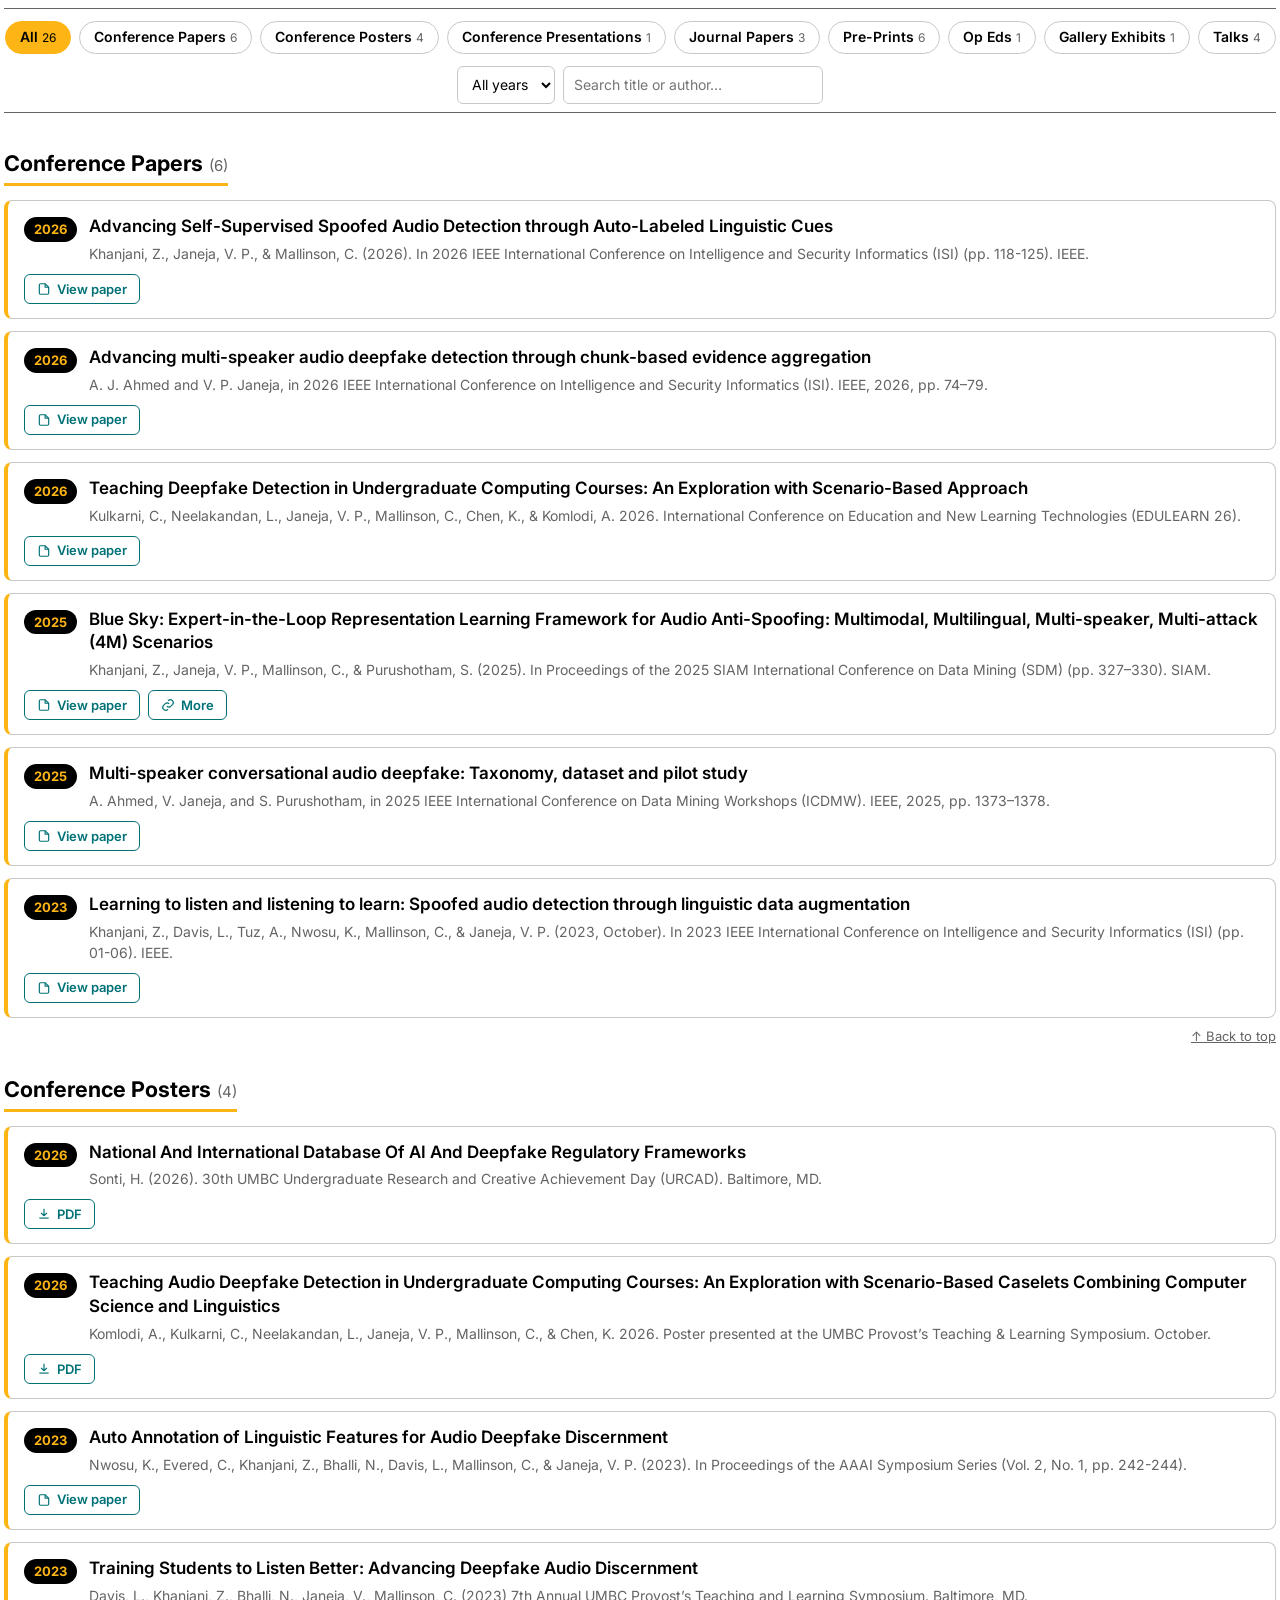
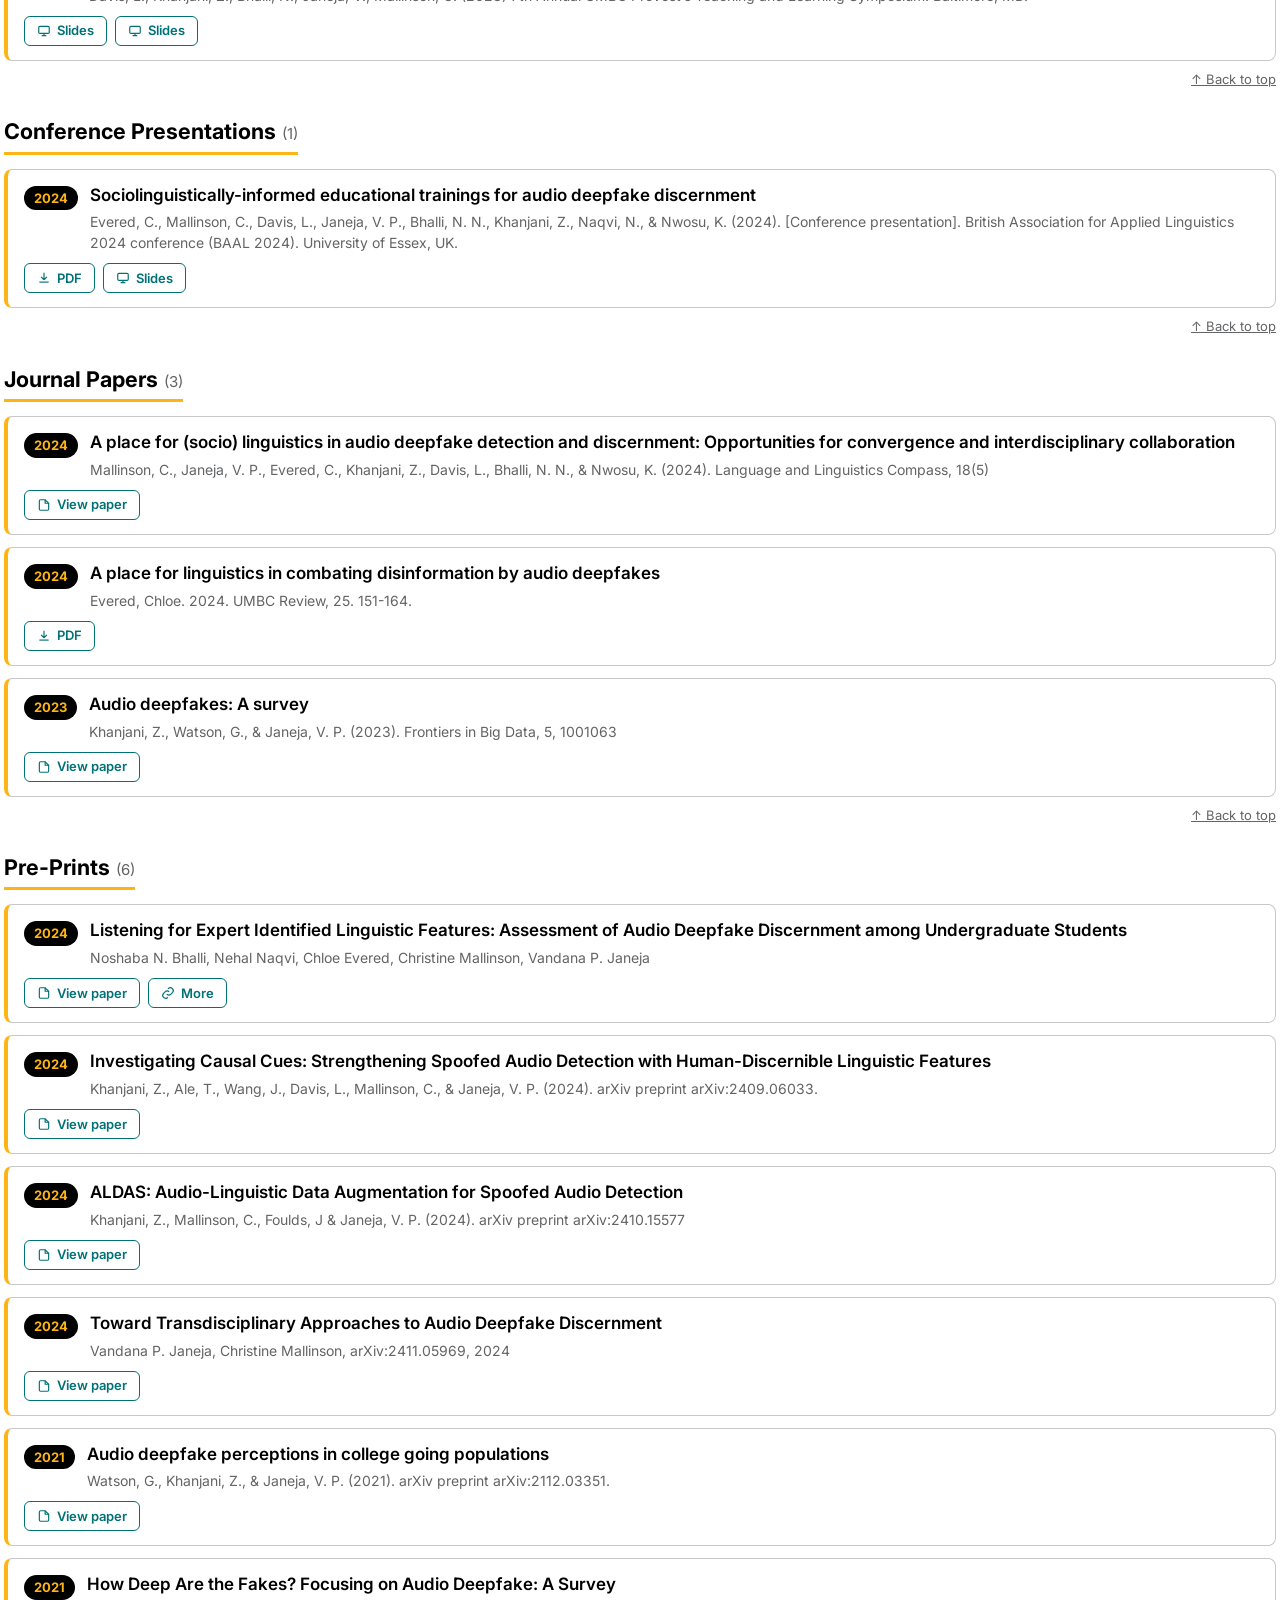
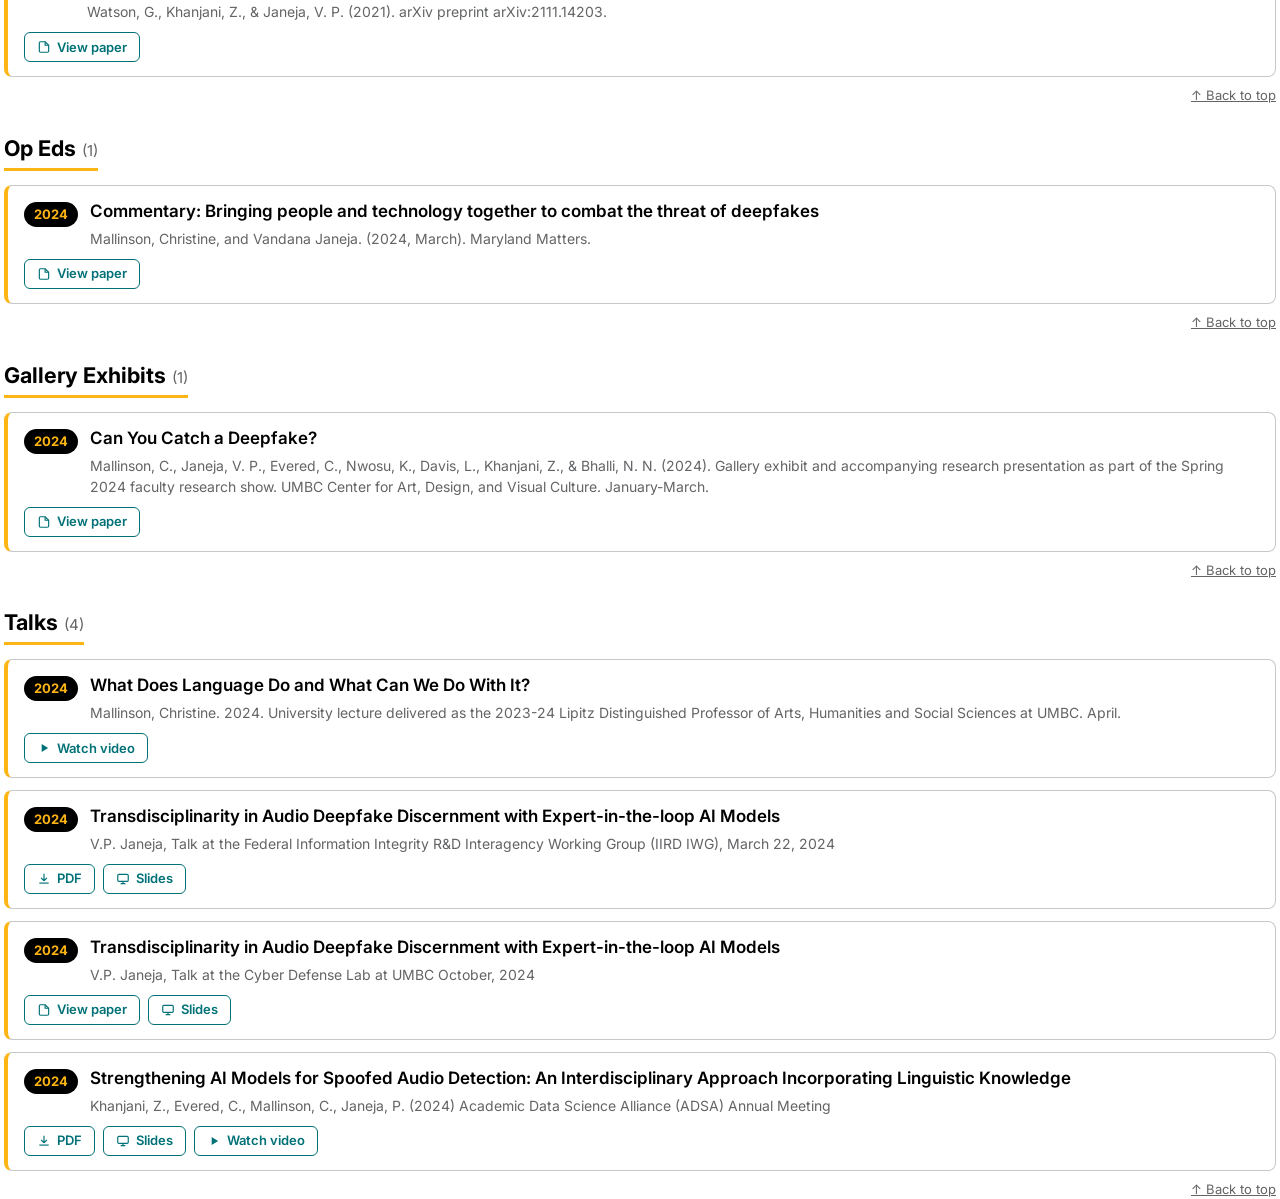
<file: pages/publications/index.html>
<!doctype html>
<html lang="en">

<head>
  <meta charset="utf-8">
  <meta name="viewport" content="width=device-width, initial-scale=1">
  <title>CISAAD Publications</title>
  <link rel="preconnect" href="https://fonts.googleapis.com">
  <link rel="preconnect" href="https://fonts.gstatic.com" crossorigin>
  <link href="https://fonts.googleapis.com/css2?family=Inter:wght@400;600;700&display=swap" rel="stylesheet"
    media="print" onload="this.media='all'">
  <link rel="stylesheet" href="../../assets/umbc.css">
  <style>
    /* UMBC brand (styleguide.umbc.edu): Inter; primary Black + Gold;
     secondary AOK Teal (links), Dark Gray (muted text), Light Gray (lines) as accents only.
     Gold is never used as text on white, and white text is never put on gold. */
    * {
      box-sizing: border-box
    }

    html,
    body {
      margin: 0;
      background: var(--white)
    }

    body {
      color: var(--black);
      font: 16px/1.6 "Inter var", "Inter", "Helvetica Neue", Helvetica, Arial, sans-serif
    }

    .wrap {
      padding: 0 4px
    }

    a {
      color: var(--teal);
      text-decoration: underline
    }

    a:hover {
      text-decoration: none
    }

    hr {
      border: 0;
      border-top: 1px solid var(--dgray);
      margin: 8px 0
    }

    /* filter bar: section buttons + year + search */
    .filters {
      margin: 12px 0 4px
    }

    .chips {
      display: flex;
      flex-wrap: wrap;
      gap: 8px;
      justify-content: center
    }

    .chip {
      font: inherit;
      font-size: 14px;
      font-weight: 600;
      line-height: 1.2;
      padding: 7px 14px;
      border: 1px solid var(--lgray);
      border-radius: 999px;
      background: #fff;
      color: var(--black);
      cursor: pointer;
      transition: background .15s, border-color .15s
    }

    .chip:hover {
      border-color: var(--gold);
      background: #fff8e6
    }

    .chip[aria-pressed="true"] {
      background: var(--gold);
      border-color: var(--gold);
      color: #000
    }

    .chip .n {
      font-size: 12px;
      font-weight: 400;
      color: var(--dgray);
      margin-left: 4px
    }

    .chip[aria-pressed="true"] .n {
      color: #000
    }

    .tools {
      display: flex;
      flex-wrap: wrap;
      gap: 8px;
      justify-content: center;
      margin: 12px 0 8px
    }

    .tools select,
    .tools input {
      font: inherit;
      font-size: 14px;
      padding: 7px 10px;
      border: 1px solid var(--lgray);
      border-radius: 6px;
      background: #fff;
      color: var(--black)
    }

    .tools input {
      width: 260px;
      max-width: 100%
    }

    .tools select:focus,
    .tools input:focus,
    .chip:focus-visible {
      outline: 2px solid var(--teal);
      outline-offset: 2px
    }

    mark {
      background: var(--gold-tint);
      color: #000;
      padding: 0 1px;
      border-radius: 2px;
      box-shadow: inset 0 -2px 0 var(--gold)
    }

    /* filter bar stays at the top while the list scrolls */
    #nav {
      position: sticky;
      top: 0;
      z-index: 5;
      background: var(--white)
    }

    #nav hr:last-child {
      margin-bottom: 0
    }

    @media (max-width:600px) {

      /* phones: one swipeable row of filter buttons instead of four rows */
      .chips {
        flex-wrap: nowrap;
        justify-content: flex-start;
        overflow-x: auto;
        padding: 2px 2px 6px;
        scrollbar-width: none;
        -webkit-overflow-scrolling: touch
      }

      .chips::-webkit-scrollbar {
        display: none
      }

      .chip {
        flex: none
      }

      .tools {
        flex-wrap: nowrap
      }

      .tools select {
        flex: none
      }

      .tools input {
        flex: 1;
        width: auto;
        min-width: 0
      }
    }

    .count {
      text-align: center;
      color: var(--dgray);
      font-size: 14px;
      margin: 4px 0 8px
    }

    h3 {
      font-size: 21.6px;
      line-height: 1.3;
      font-weight: 700;
      margin: 28px 0 14px;
      scroll-margin-top: 8px;
      padding-bottom: 6px;
      border-bottom: 3px solid var(--gold);
      display: inline-block
    }

    /* publication cards */
    .cards {
      list-style: none;
      margin: 0 0 8px;
      padding: 0;
      display: flex;
      flex-direction: column;
      gap: 12px
    }

    .card {
      border: 1px solid var(--lgray);
      border-left: 4px solid var(--gold);
      border-radius: 8px;
      padding: 14px 16px;
      background: #fff;
      transition: box-shadow .15s
    }

    .card:hover {
      box-shadow: 0 2px 10px rgba(0, 0, 0, .08)
    }

    .card-top {
      display: flex;
      gap: 12px;
      align-items: flex-start
    }

    .year {
      flex: none;
      font-size: 13px;
      font-weight: 700;
      color: var(--gold);
      background: #000;
      border-radius: 999px;
      padding: 2px 10px;
      margin-top: 2px
    }

    .pub-text {
      flex: 1;
      min-width: 0;
      overflow-wrap: anywhere;
      font-size: 15px;
      line-height: 1.55
    }

    .pub-title {
      font-size: 17px;
      font-weight: 600;
      line-height: 1.4;
      color: var(--black);
      margin: 0 0 4px
    }

    .pub-meta {
      font-size: 14px;
      color: var(--dgray);
      line-height: 1.5
    }

    .actions {
      display: flex;
      flex-wrap: wrap;
      gap: 8px;
      margin-top: 10px
    }

    .btn {
      display: inline-flex;
      align-items: center;
      gap: 6px;
      font: inherit;
      font-size: 13px;
      font-weight: 600;
      line-height: 1;
      padding: 7px 12px;
      border-radius: 6px;
      border: 1px solid var(--teal);
      color: var(--teal);
      background: #fff;
      text-decoration: none;
      cursor: pointer
    }

    .btn:hover {
      background: var(--teal);
      color: #fff;
      text-decoration: none
    }

    .btn svg {
      width: 14px;
      height: 14px;
      flex: none
    }

    h3 .n {
      font-size: 15px;
      font-weight: 400;
      color: var(--dgray);
      margin-left: 6px
    }

    .status {
      color: var(--dgray);
      padding: 16px 0
    }

    .video {
      position: relative;
      width: 100%;
      max-width: 560px;
      aspect-ratio: 16/9;
      margin: 12px 0 0;
      background: #f2f2f2
    }

    .video iframe {
      position: absolute;
      inset: 0;
      width: 100%;
      height: 100%;
      border: 0
    }

    /* "Back to top": its own line, right-aligned under the section's cards */
    .totop {
      display: block;
      width: max-content;
      margin: 6px 0 0 auto;
      font-size: 13px;
      color: var(--dgray)
    }

    .totop:hover {
      color: var(--teal)
    }
  </style>
</head>

<body>
  <div class="wrap">
    <div id="nav"></div>
    <p class="count" id="count" aria-live="polite"></p>
    <div id="list">
      <p class="status">Loading publications…</p>
    </div>
  </div>

  <script src="../../assets/sheet.js"></script>
  <script>
    /* ============ SETTINGS ============
       SHEET_CSV_URL: "Publish to web" CSV link of the publications tab (live data).
       SNAPSHOT_CSV: saved copy of the sheet next to this page (shown first, fast).
       The copy is updated every hour by .github/workflows/update-publications.yml */
    const SHEET_CSV_URL = "https://docs.google.com/spreadsheets/d/e/2PACX-1vRso0GBCO-nlqSDNI56TACyZL2AKfRhADiAGdiAb7vWJ-eQsTswktN7kzXDPfDqoBkUODPf2jjn84_K/pub?gid=1070292077&single=true&output=csv";
    const SNAPSHOT_CSV = "publications.csv";
    /* ================================== */

    const isShown = v => /^(true|yes|y|1|x|✓|show)$/i.test(String(v || "").trim());
    const urlsIn = s => (String(s || "").match(/https?:\/\/[^\s,]+/g) || []);

    // Order of the sections on the page (conferences first)
    const SECTIONS = [
      ["Conference Paper", "Conference Papers", "conf-papers"],
      ["Conference Poster", "Conference Posters", "conf-posters"],
      ["Conference Presentation", "Conference Presentations", "conf-ppt"],
      ["Journal Paper", "Journal Papers", "journal-papers"],
      ["Pre-print", "Pre-Prints", "pre-print"],
      ["Op Ed", "Op Eds", "op-ed"],
      ["Gallery Exhibit", "Gallery Exhibits", "gallery-ex"],
      ["Talk", "Talks", "talks"]
    ];
    // YouTube links are shown as an embedded player under the item
    function ytId(u) {
      const m = String(u).match(/(?:youtu\.be\/|youtube\.com\/(?:watch\?(?:.*&)?v=|embed\/|shorts\/|live\/))([\w-]{11})/);
      return m ? m[1] : null;
    }
    const norm = s => String(s || "").toLowerCase().replace(/[^a-z]/g, "").replace(/s$/, "");
    let ALL = [];
    // current filter choices
    const F = { section: "all", year: "all", q: "" };

    const ICON = {
      paper: '<svg viewBox="0 0 24 24" fill="none" stroke="currentColor" stroke-width="2"><path d="M14 3H6a2 2 0 0 0-2 2v14a2 2 0 0 0 2 2h12a2 2 0 0 0 2-2V9z"/><path d="M14 3v6h6"/></svg>',
      pdf: '<svg viewBox="0 0 24 24" fill="none" stroke="currentColor" stroke-width="2"><path d="M12 3v12m0 0l-5-5m5 5l5-5"/><path d="M4 19h16"/></svg>',
      slides: '<svg viewBox="0 0 24 24" fill="none" stroke="currentColor" stroke-width="2"><rect x="3" y="4" width="18" height="12" rx="2"/><path d="M12 16v4m-4 0h8"/></svg>',
      link: '<svg viewBox="0 0 24 24" fill="none" stroke="currentColor" stroke-width="2"><path d="M10 14a5 5 0 0 0 7 0l3-3a5 5 0 0 0-7-7l-1 1"/><path d="M14 10a5 5 0 0 0-7 0l-3 3a5 5 0 0 0 7 7l1-1"/></svg>',
      play: '<svg viewBox="0 0 24 24" fill="currentColor"><path d="M8 5v14l11-7z"/></svg>'
    };
    // picks a button label from the address
    function kind(u, main) {
      if (/\.pdf(\?|#|$)/i.test(u)) return ["pdf", "PDF"];
      if (/docs\.google\.com\/presentation/i.test(u)) return ["slides", "Slides"];
      if (ytId(u)) return ["play", "Video"];
      return main ? ["paper", "View paper"] : ["link", "More"];
    }
    const btn = (u, [ic, label]) => `<a class="btn" href="${esc(u)}" target="_blank" rel="noopener">${ICON[ic]}${label}</a>`;

    // takes the title out of the reference, so it is not shown twice
    function withoutTitle(ref, title) {
      if (!title) return ref;
      const i = ref.toLowerCase().indexOf(title.toLowerCase());
      if (i < 0) return ref;
      let a = ref.slice(0, i), b = ref.slice(i + title.length);
      a = a.replace(/[\s"“”']+$/, "");
      b = b.replace(/^[\s"“”'.,]+/, "").replace(/^[\s"“”'.,]+/, "");
      return (a + (b ? " " + b : "")).trim();
    }
    const linkify = s => esc(s).replace(/https?:\/\/[^\s<]+/g, u => {
      const clean = u.replace(/[.,;)]+$/, ""); const tail = u.slice(clean.length);
      return `<a href="${clean}" target="_blank" rel="noopener">${clean}</a>${tail}`;
    });

    function cardHTML(p) {
      // with a Title: bold title + the rest of the reference in gray; without: the reference as before
      let extra = p.extra, text;
      if (p.title) {
        // long web addresses in the gray line become buttons instead
        let meta = withoutTitle(p.ref, p.title);
        const inMeta = (meta.match(/https?:\/\/[^\s,]+/g) || []).map(u => u.replace(/[.,;)]+$/, ""));
        meta = meta.replace(/,?\s*https?:\/\/[^\s,]+/g, "").replace(/[\s,]+$/, "");
        extra = [...extra, ...inMeta];
        text = `<div class="pub-title">${esc(p.title)}</div><div class="pub-meta">${esc(meta)}</div>`;
      } else text = linkify(p.ref);
      const seen = new Set(); const btns = [];
      [[p.link, true], ...extra.map(u => [u, false])].forEach(([u, main]) => {
        if (!u || seen.has(u)) return; seen.add(u); btns.push(btn(u, kind(u, main)));
      });
      p.video.forEach(u => {
        btns.push(ytId(u)
          ? `<button type="button" class="btn" data-yt="${ytId(u)}">${ICON.play}Watch video</button>`
          : btn(u, ["play", "Video"]));
      });
      return `<li class="card"><div class="card-top">`
        + (p.year ? `<span class="year">${esc(p.year)}</span>` : "")
        + `<div class="pub-text">${text}</div></div>`
        + (btns.length ? `<div class="actions">${btns.join("")}</div>` : "")
        + `</li>`;
    }

    // "Watch video" opens the player inside the card
    document.addEventListener("click", e => {
      const b = e.target.closest("[data-yt]"); if (!b) return;
      const card = b.closest(".card"); const open = card.querySelector(".video");
      if (open) { open.remove(); b.lastChild.textContent = "Watch video"; return; }
      card.insertAdjacentHTML("beforeend", `<div class="video"><iframe src="https://www.youtube-nocookie.com/embed/${b.dataset.yt}?autoplay=1" title="Video" allow="accelerometer; autoplay; encrypted-media; gyroscope; picture-in-picture; fullscreen" allowfullscreen></iframe></div>`);
      b.lastChild.textContent = "Hide video";
    });

    // "Back to top" under each section goes back to the filter buttons
    document.addEventListener("click", e => {
      if (!e.target.closest(".totop")) return;
      e.preventDefault();
      try { document.getElementById("nav").scrollIntoView({ behavior: "smooth", block: "start" }); } catch (ex) { }
    });

    function groupAll() {
      const groups = SECTIONS.map(([key, title, id]) => ({ title, id, items: ALL.filter(p => norm(p.type) === norm(key)) }));
      const known = new Set(SECTIONS.map(s => norm(s[0])));
      const other = ALL.filter(p => !known.has(norm(p.type)));
      if (other.length) groups.push({ title: "Other", id: "other", items: other });
      const shown = groups.filter(g => g.items.length);
      // newest first inside each section
      shown.forEach(g => g.items.sort((a, b) => (parseInt(b.year) || 0) - (parseInt(a.year) || 0)));
      return shown;
    }

    // does an item pass the year + search filters?
    function passes(p) {
      if (F.year !== "all" && p.year !== F.year) return false;
      if (F.q) {
        const hay = (p.title + " " + p.ref + " " + p.type + " " + p.year).toLowerCase();
        if (!F.q.toLowerCase().split(/\s+/).every(w => hay.includes(w))) return false;
      }
      return true;
    }

    function drawFilters(groups) {
      const nav = document.getElementById('nav');
      if (!groups.length) { nav.innerHTML = ""; return; }
      const years = [...new Set(ALL.map(p => p.year).filter(Boolean))].sort((a, b) => b - a);
      const chip = (id, label, n) => `<button type="button" class="chip" data-sec="${id}" aria-pressed="${F.section === id}">${esc(label)}<span class="n">${n}</span></button>`;
      nav.innerHTML = '<hr><div class="filters"><div class="chips" role="group" aria-label="Jump to section">'
        + chip("all", "All", ALL.length)
        + groups.map(g => chip(g.id, g.title, g.items.length)).join("")
        + '</div><div class="tools">'
        + '<select id="year" aria-label="Filter by year"><option value="all">All years</option>'
        + years.map(y => `<option value="${y}"${F.year === y ? " selected" : ""}>${y}</option>`).join("")
        + '</select>'
        + `<input id="q" type="search" placeholder="Search title or author…" aria-label="Search publications" value="${esc(F.q)}">`
        + '</div></div><hr>';
      // after a filter change, go back to the top of the list
      const toTop = () => { try { nav.scrollIntoView({ behavior: "smooth", block: "start" }); } catch (e) { } };
      // section buttons jump to their section instead of hiding the others,
      // so the page keeps its full height and no empty space is left below
      nav.querySelectorAll('.chip').forEach(b => b.onclick = () => {
        F.section = b.dataset.sec;
        nav.querySelectorAll('.chip').forEach(c => c.setAttribute('aria-pressed', c === b));
        const target = F.section === "all" ? nav : document.getElementById(F.section);
        if (target) { try { target.scrollIntoView({ behavior: "smooth", block: "start" }); } catch (e) { } }
        // keep the chosen button visible in the swipeable row (phones)
        const row = b.parentNode; row.scrollLeft = b.offsetLeft - row.offsetLeft - (row.clientWidth - b.offsetWidth) / 2;
      });
      nav.querySelector('#year').onchange = e => { F.year = e.target.value; render(); toTop(); };
      nav.querySelector('#q').oninput = e => { F.q = e.target.value.trim(); drawList(groupAll()); };
    }

    function drawList(groups) {
      const list = document.getElementById('list');
      const vis = groups
        .map(g => ({ ...g, items: g.items.filter(passes) }))
        .filter(g => g.items.length);
      const n = vis.reduce((a, g) => a + g.items.length, 0);
      const filtered = F.year !== "all" || F.q;
      document.getElementById('count').textContent = filtered ? `Showing ${n} of ${ALL.length}` : "";
      list.innerHTML = vis.length ? vis.map(g =>
        `<h3 id="${g.id}">${esc(g.title)}<span class="n">(${g.items.length})</span></h3><ul class="cards">` + g.items.map(cardHTML).join("") + `</ul><a href="#" class="totop">↑ Back to top</a>`).join("")
        : `<p class="status">${ALL.length ? "No publications match these filters." : "No publications to show."}</p>`;
      if (F.q) highlight(list, F.q);
    }

    // wraps the searched words in <mark> (only in visible text, never inside link addresses)
    function highlight(root, q) {
      const words = [...new Set(q.toLowerCase().split(/\s+/).filter(Boolean))]
        .sort((a, b) => b.length - a.length).map(w => w.replace(/[.*+?^${}()|[\]\\]/g, "\\$&"));
      if (!words.length) return;
      const re = new RegExp("(" + words.join("|") + ")", "gi");
      const has = new RegExp(words.join("|"), "i");
      const walker = document.createTreeWalker(root, NodeFilter.SHOW_TEXT, {
        acceptNode: n => n.parentNode.closest(".pub-text") && has.test(n.nodeValue)
          ? NodeFilter.FILTER_ACCEPT : NodeFilter.FILTER_REJECT
      });
      const nodes = []; while (walker.nextNode()) nodes.push(walker.currentNode);
      nodes.forEach(n => {
        const frag = document.createDocumentFragment();
        n.nodeValue.split(re).forEach((part, i) => {
          if (!part) return;
          if (i % 2) { const m = document.createElement("mark"); m.textContent = part; frag.appendChild(m); }
          else frag.appendChild(document.createTextNode(part));
        });
        n.parentNode.replaceChild(frag, n);
      });
    }

    function render() {
      const groups = groupAll();
      if (F.section !== "all" && !groups.some(g => g.id === F.section)) F.section = "all";
      drawFilters(groups);
      drawList(groups);
    }

    // turns the rows of the sheet into the items shown on the page
    function toItems(rows) {
      return rows.filter(r => isShown(r["Show"]) && (r["Papers"] || "").trim())
        .map(r => ({
          ref: r["Papers"].replace(/\s*\n\s*/g, " "),
          title: (r["Title"] || "").replace(/\s*\n\s*/g, " ").trim(),
          link: urlsIn(r["Links"])[0] || "",
          type: (r["Paper Type"] || "").trim(),
          year: String(parseInt(r["Year"]) || "").trim(),
          extra: urlsIn(r["Extra Links"]),
          video: urlsIn(r["Video"])
        }));
    }

    // 1) the saved copy next to this page, 2) the live Google Sheet (see assets/sheet.js)
    loadSheets({
      snapshot: [SNAPSHOT_CSV],
      live: [SHEET_CSV_URL],
      // only accept the download if it really is the publications sheet
      check: ([text]) => { if (!/^Papers\s*,/.test(headerOf(text))) throw new Error("unexpected CSV"); return text; },
      show: text => { ALL = toItems(parseCSV(text)); render(); },
      fail: () => { document.getElementById('list').innerHTML = '<p class="status">Could not load the publications list. Please try again later.</p>'; }
    });
  </script>
</body>

</html>
</file>
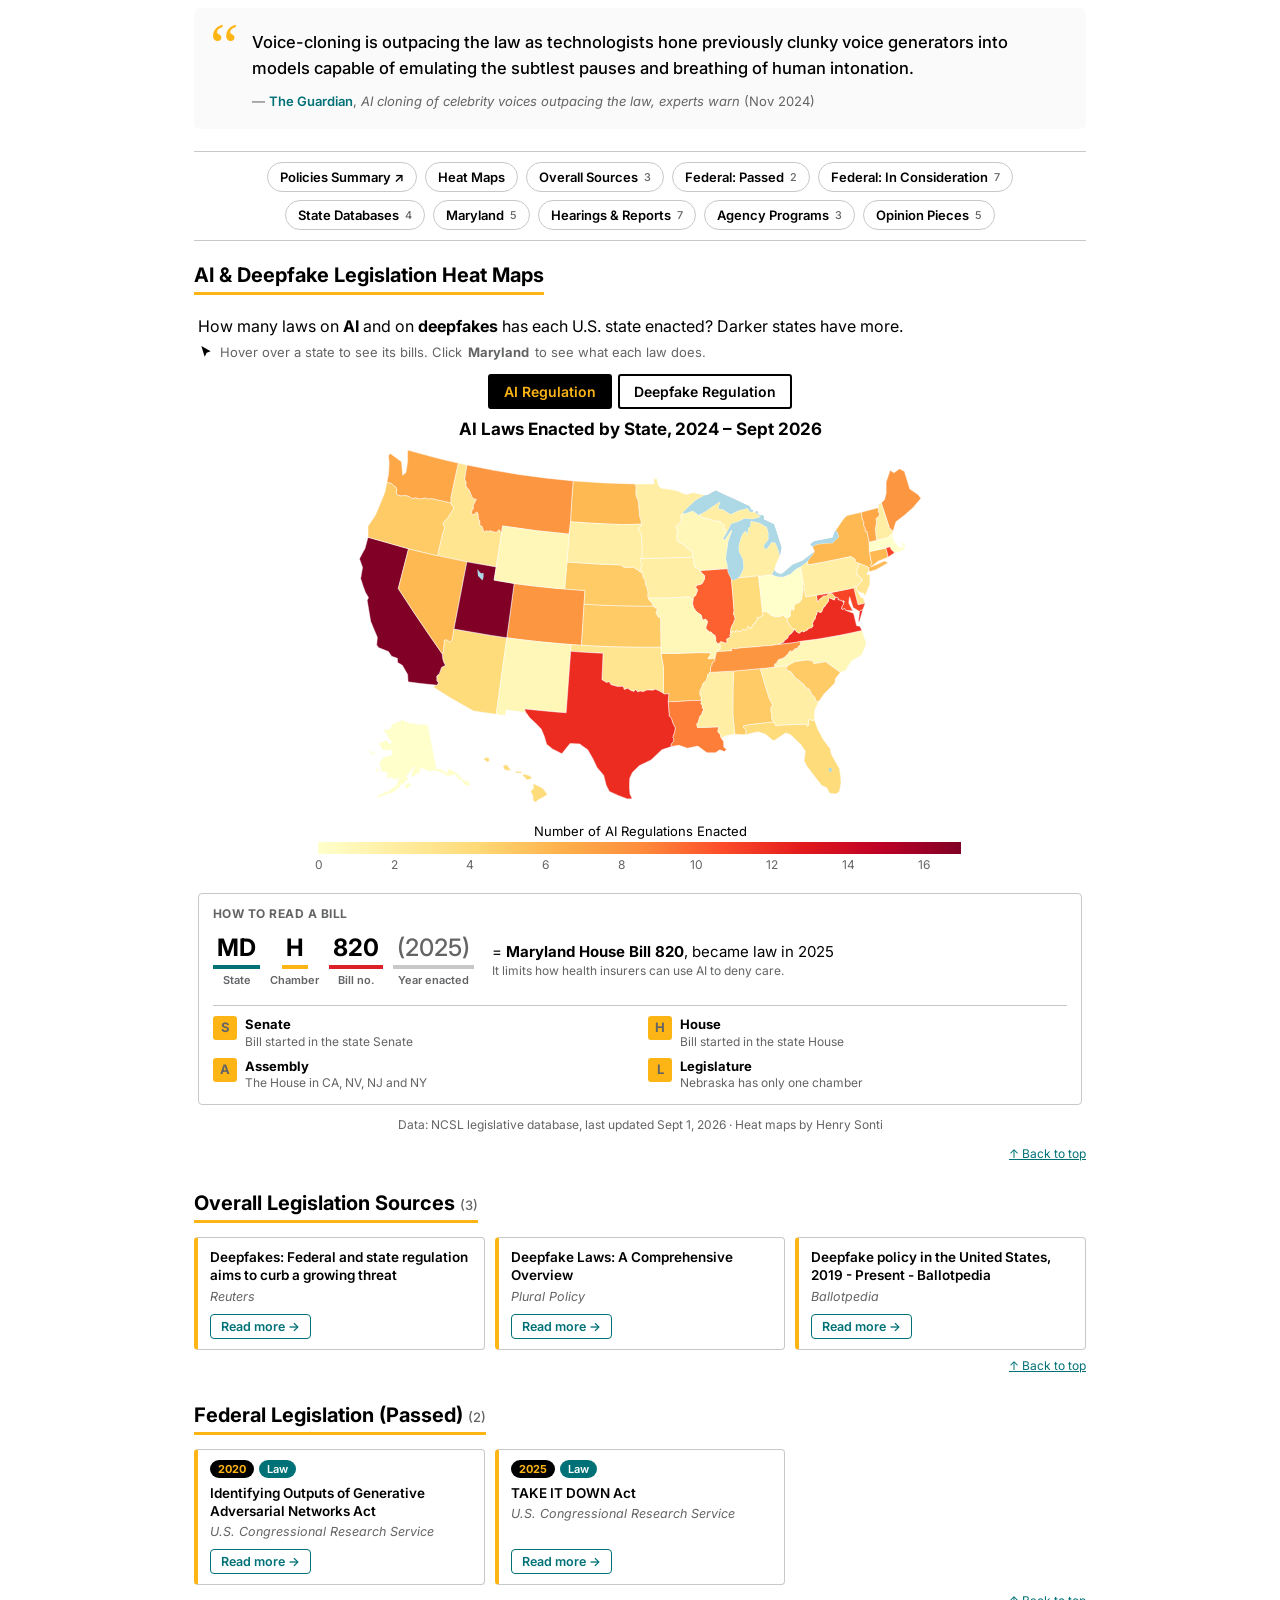
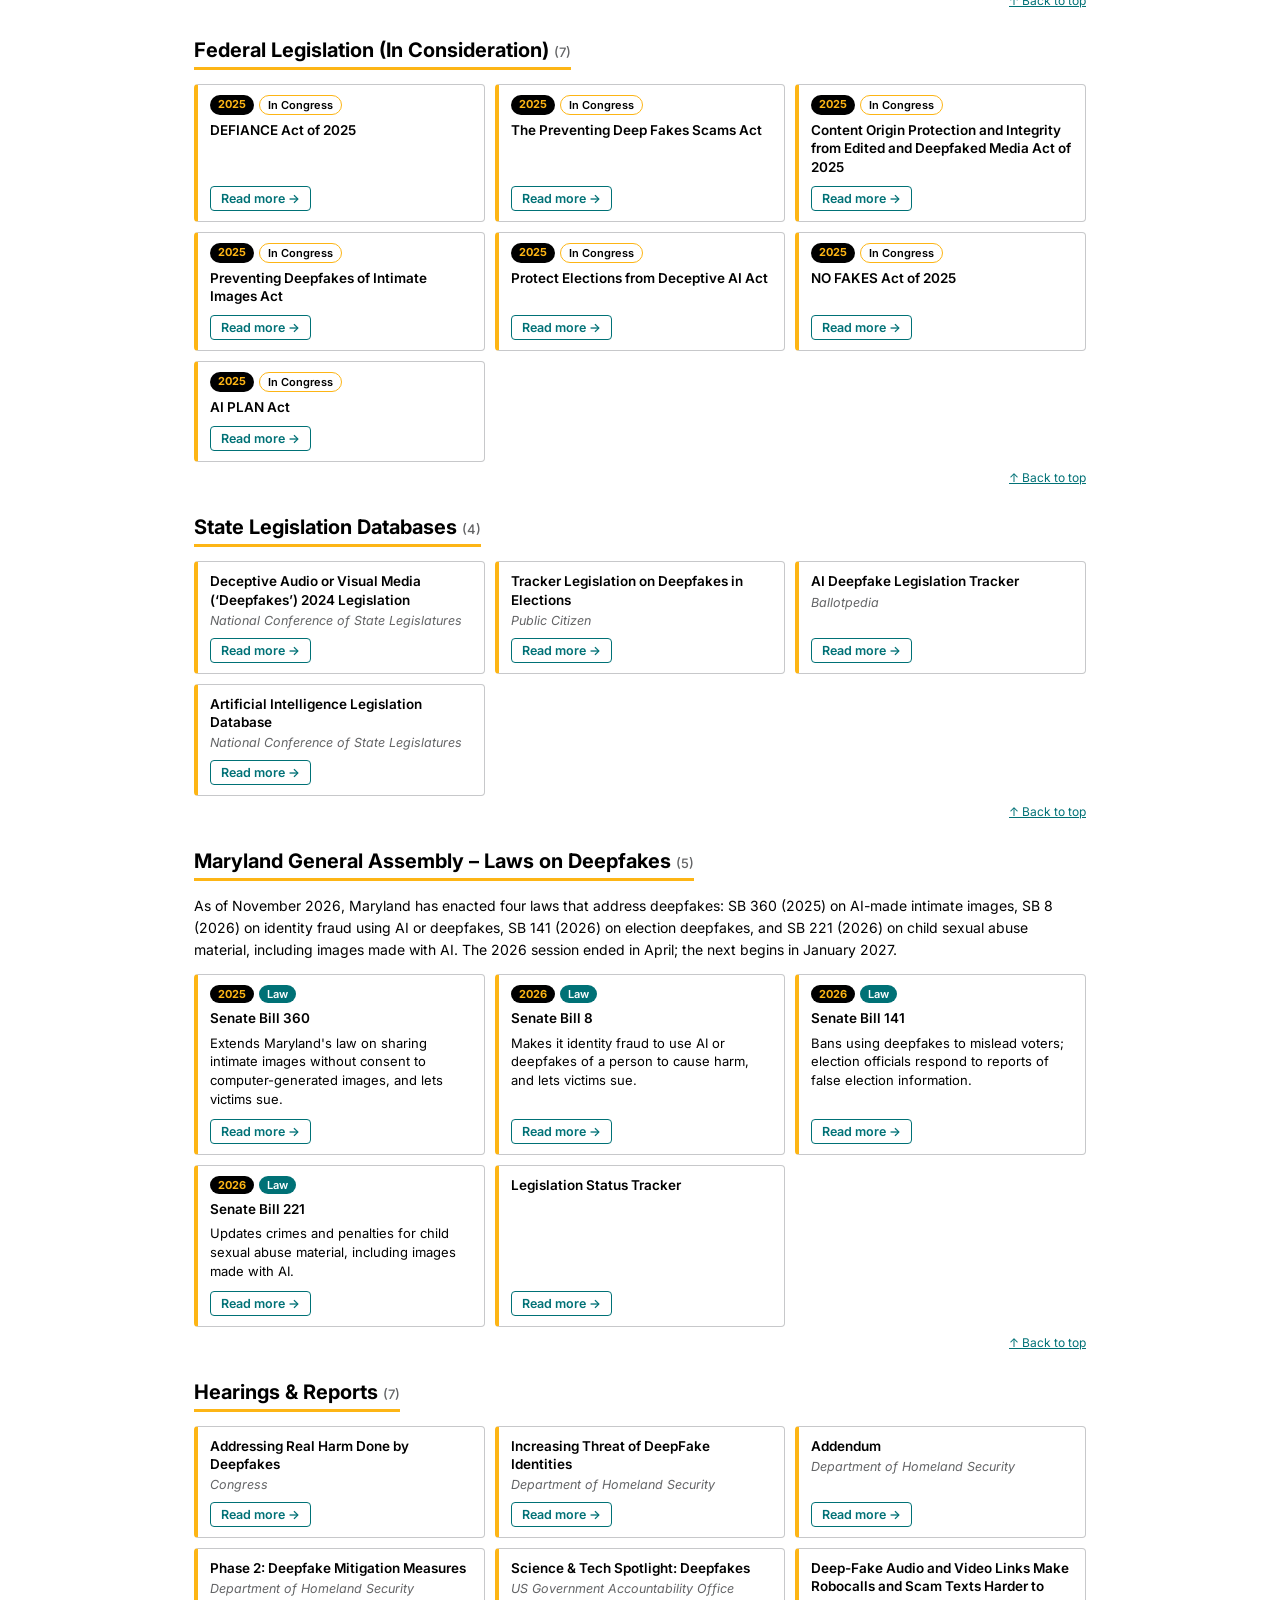
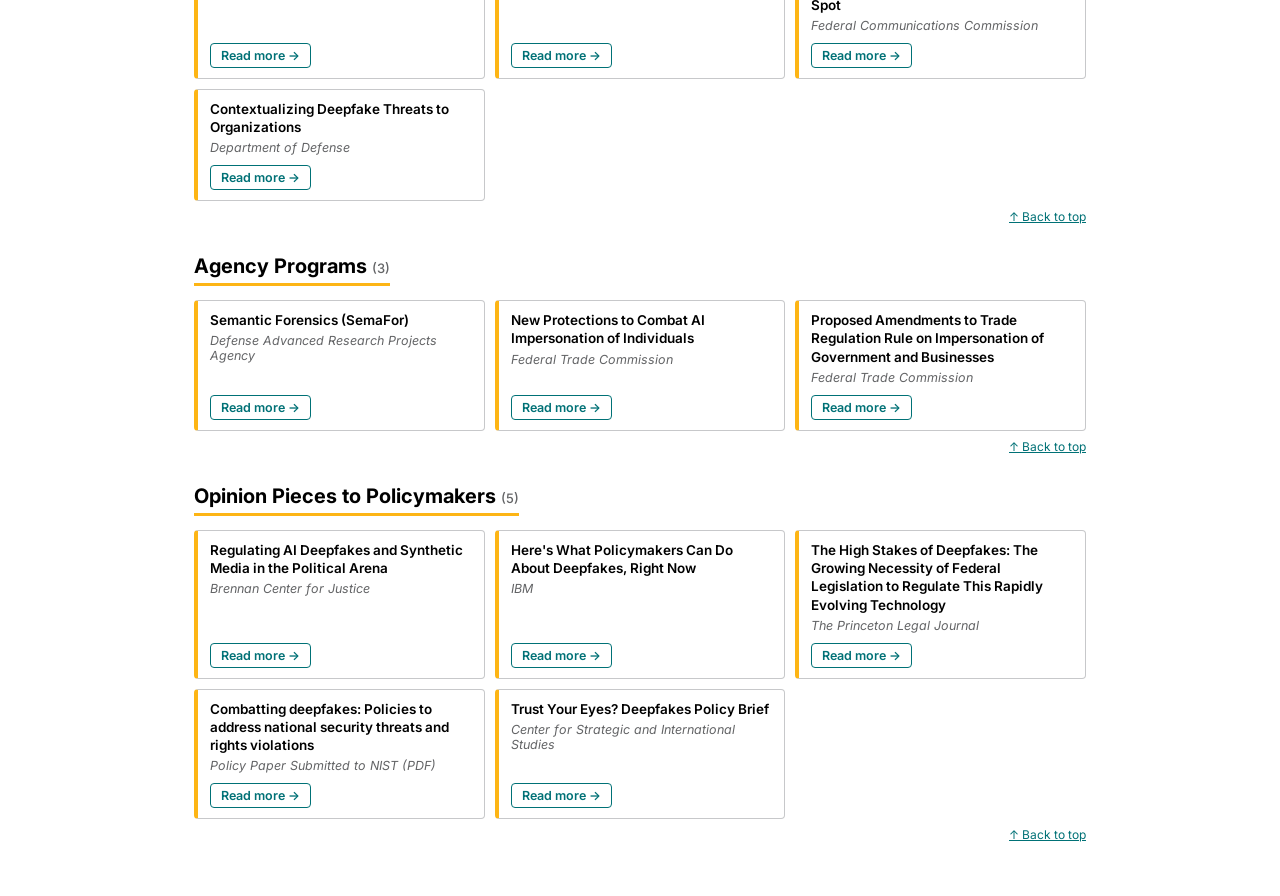
<file: pages/us-policies-laws/index.html>
<!DOCTYPE html>
<html lang="en">

<head>
   <meta charset="utf-8">
   <meta name="viewport" content="width=device-width, initial-scale=1">
   <title>US Policies & Laws – CISAAD</title>
   <link rel="preconnect" href="https://fonts.googleapis.com">
   <link rel="preconnect" href="https://fonts.gstatic.com" crossorigin>
   <link href="https://fonts.googleapis.com/css2?family=Inter:wght@400;500;600;700&display=swap" rel="stylesheet">
   <link rel="stylesheet" href="../../assets/umbc.css">
   <style>
      * {
         box-sizing: border-box
      }

      html {
         scroll-behavior: smooth
      }

      body {
         margin: 0;
         background: #fff;
         color: #000;
         font-family: Inter, Arial, sans-serif
      }

      .wrap {
         max-width: 900px;
         margin: 0 auto;
         padding: 4px 4px 24px
      }

      #top {
         border-top: 1px solid var(--lgray);
         border-bottom: 1px solid var(--lgray);
         padding: 10px 0;
         margin-bottom: 22px
      }

      .chips {
         display: flex;
         flex-wrap: wrap;
         justify-content: center;
         gap: 8px
      }

      .chips a {
         display: inline-flex;
         align-items: center;
         gap: 6px;
         font-size: 13px;
         font-weight: 600;
         color: #000;
         text-decoration: none;
         border: 1px solid var(--lgray);
         border-radius: 999px;
         padding: 6px 12px;
         background: #fff
      }

      .chips a:hover {
         border-color: #000
      }

      .chips small {
         font-weight: 500;
         color: var(--dgray)
      }

      .quote {
         position: relative;
         margin: 4px 0 22px;
         padding: 22px 26px 18px 58px;
         background: #fafafa;
         border-radius: 6px
      }

      .quote:before {
         content: "\201C";
         position: absolute;
         left: 16px;
         top: 6px;
         font-family: Georgia, serif;
         font-size: 64px;
         line-height: 1;
         color: var(--gold)
      }

      .quote p {
         margin: 0;
         font-size: 16.5px;
         line-height: 1.55;
         font-weight: 500
      }

      .quote .by {
         margin-top: 10px;
         font-size: 13px;
         font-weight: 400;
         color: var(--dgray)
      }

      .quote .by a {
         color: var(--teal);
         font-weight: 600;
         text-decoration: none
      }

      .quote .by a:hover {
         text-decoration: underline
      }

      section {
         margin-bottom: 30px
      }

      h2 {
         display: inline-block;
         margin: 0 0 14px;
         font-size: 20px;
         padding-bottom: 5px;
         border-bottom: 3px solid var(--gold)
      }

      h2 a {
         color: #000;
         text-decoration: none
      }

      h2 a:hover {
         text-decoration: underline
      }

      h2 small {
         font-size: 13px;
         font-weight: 500;
         color: var(--dgray)
      }

      .grid {
         display: grid;
         grid-template-columns: repeat(3, 1fr);
         gap: 10px
      }

      .intro {
         font-size: 14px;
         line-height: 1.55;
         margin: 0 0 14px
      }

      .card {
         display: flex;
         flex-direction: column;
         border: 1px solid var(--lgray);
         border-left: 4px solid var(--gold);
         border-radius: 4px;
         padding: 10px 12px
      }

      .tags {
         display: flex;
         flex-wrap: wrap;
         gap: 5px;
         margin-bottom: 6px
      }

      .yr {
         background: #000;
         color: var(--gold);
         font-size: 11px;
         font-weight: 700;
         border-radius: 999px;
         padding: 2px 8px
      }

      .tt {
         font-size: 13.5px;
         font-weight: 600;
         line-height: 1.35
      }

      .meta {
         font-size: 12.5px;
         color: var(--dgray);
         margin: 4px 0 10px
      }

      .card>.tt {
         margin-bottom: 10px
      }

      .card>.tt:has(+.meta),
      .card>.tt:has(+.sum) {
         margin-bottom: 0
      }

      .meta i {
         font-style: italic
      }

      .st {
         display: inline-block;
         font-size: 11px;
         font-weight: 600;
         border-radius: 999px;
         padding: 2px 8px
      }

      .st.law {
         background: var(--teal);
         color: #fff
      }

      .st.cong {
         border: 1px solid var(--gold);
         color: #000
      }

      .st.np {
         background: #eee;
         color: var(--dgray)
      }

      .sum {
         font-size: 13px;
         line-height: 1.45;
         margin: 6px 0 10px
      }

      .btn {
         align-self: flex-start;
         white-space: nowrap;
         margin-top: auto !important;
         display: inline-flex;
         align-items: center;
         gap: 5px;
         margin-top: 10px;
         font-size: 12.5px;
         font-weight: 600;
         color: var(--teal);
         text-decoration: none;
         border: 1px solid var(--teal);
         border-radius: 4px;
         padding: 4px 10px
      }

      .btn:hover {
         background: var(--teal);
         color: #fff
      }

      .totop {
         display: block;
         text-align: right;
         font-size: 12px;
         color: var(--teal);
         margin-top: 8px
      }

      .map {
         width: 100%;
         height: 880px;
         border: 0;
         display: block
      }

      .err {
         font-size: 14px;
         color: var(--dgray);
         text-align: center;
         padding: 30px
      }

      @media (max-width:500px) {
         .grid {
            grid-template-columns: repeat(2, 1fr)
         }

         .map {
            height: 960px
         }
      }

      @media (max-width:340px) {
         .grid {
            grid-template-columns: 1fr
         }
      }
   </style>
</head>

<body>
   <div id="page"></div>
   <div class="wrap">
      <figure class="quote">
         <p>Voice-cloning is outpacing the law as technologists hone previously clunky voice generators into models
            capable of emulating the subtlest pauses and breathing of human intonation.</p>
         <p class="by">— <a
               href="https://www.theguardian.com/technology/2024/nov/19/ai-cloning-of-celebrity-voices-outpacing-the-law-experts-warn"
               target="_blank" rel="noopener">The Guardian</a>, <em>AI cloning of celebrity voices outpacing the law,
               experts warn</em> (Nov 2024)</p>
      </figure>
      <nav id="top">
         <div class="chips" id="chips"></div>
      </nav>
      <main id="content">
         <p class="err">Loading…</p>
      </main>
   </div>
   <script src="../../assets/sheet.js"></script>
   <script>
      /* Data comes from the Google Sheet (tabs Resources + Sections), copied into
         resources.csv and sections.csv by the GitHub workflow. Only rows with Show = TRUE appear. */
      const SHORT = {
         "Overall Legislation Sources": "Overall Sources", "Federal Legislation (Passed)": "Federal: Passed",
         "Federal Legislation (In Consideration)": "Federal: In Consideration", "State Legislation Databases": "State Databases",
         "Heat Maps": "Heat Maps", "Maryland General Assembly": "Maryland", "Hearings & Reports": "Hearings & Reports",
         "Agency Programs": "Agency Programs", "Opinion Pieces to Policymakers": "Opinion Pieces"
      };
      const MAP_URL = "heatmap/";
      const yes = v => /^(true|yes|1|✓)$/i.test(v);
      const slug = s => s.toLowerCase().replace(/[^a-z0-9]+/g, "-").replace(/^-|-$/g, "");
      function status(s) { if (!s) return ""; const c = /law/i.test(s) ? "law" : /congress/i.test(s) ? "cong" : "np"; return `<span class="st ${c}">${esc(s)}</span>`; }
      function card(r) {
         const tags = (r.Year ? `<span class="yr">${esc(r.Year)}</span>` : "") + status(r.Status);
         return `<div class="card">${tags ? `<div class="tags">${tags}</div>` : ""}<span class="tt">${esc(r.Title)}</span>` +
            (r.Source ? `<p class="meta"><i>${esc(r.Source)}</i></p>` : "") + (r.Summary ? `<p class="sum">${esc(r.Summary)}</p>` : "") +
            (r.Link ? `<a class="btn" href="${esc(r.Link)}" target="_blank" rel="noopener">Read more →</a>` : "") + `</div>`;
      }
      /* Two places to read the data from:
         1) fast: sections.csv + resources.csv next to this page (copied from the sheet every hour)
         2) fresh: the live Google Sheet tabs ("Publish to web" CSV links) */
      const SNAPSHOT = ["sections.csv", "resources.csv"];
      const LIVE = [
         "https://docs.google.com/spreadsheets/d/e/2PACX-1vQ2suSZ1M0V5ZMXRGAGfeJ0ZSsolg9AOVT8mW8821HnAH1PdCytsKkPYhbazZzhM6h1H67cRsOt9EL-/pub?gid=355640421&single=true&output=csv",
         "https://docs.google.com/spreadsheets/d/e/2PACX-1vQ2suSZ1M0V5ZMXRGAGfeJ0ZSsolg9AOVT8mW8821HnAH1PdCytsKkPYhbazZzhM6h1H67cRsOt9EL-/pub?gid=1692809070&single=true&output=csv"
      ];
      /* draws the page from the two tabs: s = Sections, r = Resources */
      function show([s, r]) {
         const secs = parseCSV(s).filter(x => yes(x.Show)).sort((a, b) => (+a.Order || 99) - (+b.Order || 99));
         const res = parseCSV(r).filter(x => yes(x.Show));
         let chips = `<a href="https://cisaad.umbc.edu/wp-content/uploads/sites/762/2024/12/Deepfake-Legislation-Policies-2.svg" target="_blank" rel="noopener">Policies Summary ↗</a>`, html = "";
         secs.forEach(sec => {
            const id = slug(sec.Section), items = res.filter(x => x.Section === sec.Section).sort((a, b) => (+a.Order || 99) - (+b.Order || 99));
            const isMap = sec.Section === "Heat Maps", n = isMap ? "" : items.length;
            if (!isMap && !items.length && !sec.Intro) return;
            chips += `<a href="#${id}">${esc(SHORT[sec.Section] || sec.Section)}${n !== "" ? ` <small>${n}</small>` : ""}</a>`;
            const head = sec["Heading Link"] ? `<a href="${esc(sec["Heading Link"])}" target="_blank" rel="noopener">${esc(sec.Heading || sec.Section)}</a>` : esc(sec.Heading || sec.Section); html += `<section id="${id}"><h2>${head}${n !== "" ? ` <small>(${n})</small>` : ""}</h2>` +
               (sec.Intro && !isMap ? `<p class="intro">${esc(sec.Intro)}</p>` : "") +
               (isMap ? `<iframe class="map" src="${MAP_URL}" title="US AI and deepfake legislation heat maps"></iframe>` : `<div class="grid">${items.map(card).join("")}</div>`) +
               `<a class="totop" href="#page">↑ Back to top</a></section>`;
         });
         document.getElementById("chips").innerHTML = chips;
         document.getElementById("content").innerHTML = html;
         /* The map page is on the same site, so its frame can be sized to fit its content (no inner scrollbar). */
         const mf = document.querySelector("iframe.map");
         if (mf) mf.addEventListener("load", () => {
            try {
               const d = mf.contentDocument, fit = () => { mf.style.height = Math.ceil(d.body.getBoundingClientRect().height) + "px"; };
               fit(); new ResizeObserver(fit).observe(d.body);
            } catch (e) { }
         });
      }
      /* 1) the saved copies next to this page, 2) the live Google Sheet (see assets/sheet.js) */
      loadSheets({
         snapshot: SNAPSHOT, live: LIVE,
         /* the two tabs can arrive in any order: tell them apart by their header row */
         check: texts => {
            const s = texts.find(t => /^Section,Order,Heading/.test(headerOf(t))), r = texts.find(t => /^Section,Order,Source,Title/.test(headerOf(t)));
            if (!s || !r) throw new Error("unexpected CSV");
            return [s, r];
         },
         show: show,
         fail: () => { document.getElementById("content").innerHTML = '<p class="err">Could not load the data. Please try again later.</p>'; }
      });
      /* Jump links: the page sits in a tall iframe on WordPress, so normal #links cannot scroll
         the WordPress page. scrollIntoView() does, so chips and "Back to top" use it. */
      document.addEventListener("click", e => {
         const a = e.target.closest('a[href^="#"]'); if (!a) return;
         const el = document.getElementById(a.getAttribute("href").slice(1)); if (!el) return;
         e.preventDefault(); el.scrollIntoView({ behavior: "smooth", block: "start" });
      });
   </script>
</body>

</html>
</file>
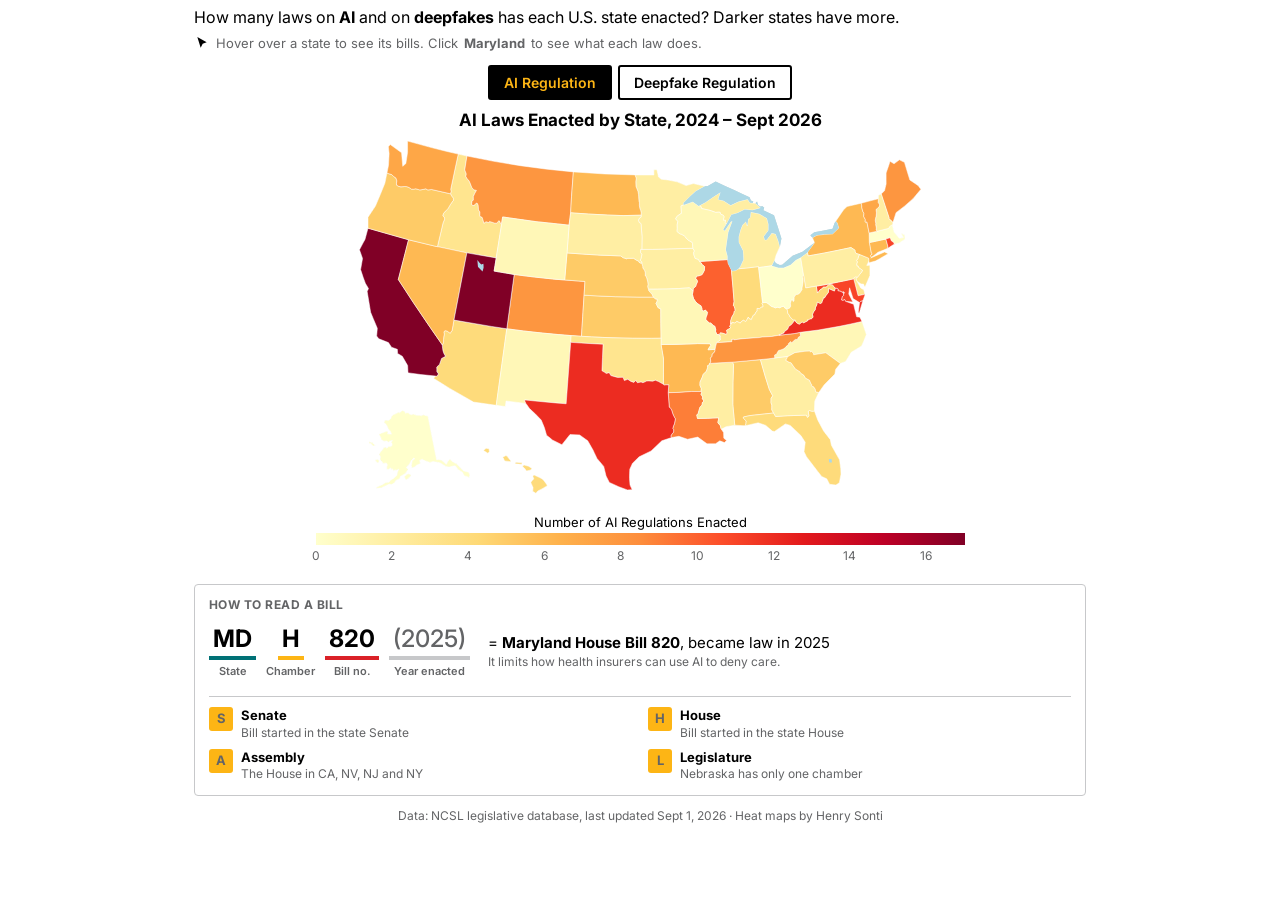
<file: pages/us-policies-laws/heatmap/index.html>
<!DOCTYPE html>
<html lang="en">

<head>
  <meta charset="utf-8">
  <meta name="viewport" content="width=device-width, initial-scale=1">
  <title>US AI & Deepfake Legislation Heat Maps</title>
  <link rel="preconnect" href="https://docs.google.com">
  <link rel="preconnect" href="https://fonts.googleapis.com">
  <link rel="preconnect" href="https://fonts.gstatic.com" crossorigin>
  <link href="https://fonts.googleapis.com/css2?family=Inter:wght@400;500;600;700&display=swap" rel="stylesheet">
  <link rel="stylesheet" href="../../../assets/umbc.css">
  <style>
    * {
      box-sizing: border-box
    }

    html,
    body {
      margin: 0;
      padding: 0;
      background: #fff;
      font-family: Inter, Arial, sans-serif;
      color: var(--black)
    }

    .wrap {
      max-width: 900px;
      margin: 0 auto;
      padding: 6px 4px
    }

    .intro {
      font-size: 16px;
      line-height: 1.45;
      margin: 0 0 6px
    }

    .hint {
      display: inline-flex;
      align-items: center;
      gap: 6px;
      font-size: 13px;
      color: var(--dgray);
      margin-bottom: 14px
    }

    .hint svg {
      flex: none
    }

    .tabs {
      display: flex;
      justify-content: center;
      gap: 6px
    }

    .tabs button {
      font: inherit;
      font-size: 14px;
      font-weight: 600;
      padding: 7px 14px;
      border: 2px solid var(--black);
      background: #fff;
      color: var(--black);
      cursor: pointer;
      border-radius: 3px
    }

    .tabs button[aria-pressed="true"] {
      background: var(--black);
      color: var(--gold)
    }

    h3 {
      text-align: center;
      font-size: 17px;
      font-weight: 700;
      margin: 10px 0 0
    }

    #map {
      width: 100%;
      height: 440px
    }

    .decode {
      display: flex;
      align-items: center;
      gap: 18px;
      flex-wrap: wrap;
      border: 1px solid var(--lgray);
      border-radius: 4px;
      padding: 12px 14px;
      margin-top: 14px
    }

    .lbl {
      font-size: 12px;
      font-weight: 700;
      text-transform: uppercase;
      letter-spacing: .04em;
      color: var(--dgray);
      width: 100%;
      margin-bottom: -6px
    }

    .code {
      display: flex;
      gap: 10px;
      align-items: flex-start;
      font-size: 24px;
      font-weight: 700
    }

    .part {
      display: flex;
      flex-direction: column;
      align-items: center
    }

    .part span {
      padding: 0 4px 3px;
      border-bottom: 4px solid
    }

    .part small {
      font-size: 11px;
      font-weight: 600;
      margin-top: 4px;
      color: var(--dgray)
    }

    .p1 span {
      border-color: var(--teal)
    }

    .p2 span {
      border-color: var(--gold)
    }

    .p3 span {
      border-color: var(--red)
    }

    .p4 span {
      border-color: var(--lgray);
      font-weight: 500;
      color: var(--dgray)
    }

    .eq {
      font-size: 15px
    }

    .eq b {
      white-space: nowrap
    }

    .note {
      font-size: 12px;
      color: var(--dgray);
      margin-top: 2px
    }

    .keys {
      display: grid;
      grid-template-columns: 1fr 1fr;
      gap: 8px 16px;
      width: 100%;
      border-top: 1px solid var(--lgray);
      padding-top: 10px
    }

    .krow {
      display: flex;
      gap: 8px;
      align-items: flex-start;
      font-size: 12px;
      line-height: 1.35;
      color: var(--dgray)
    }

    .krow b {
      color: var(--black);
      font-size: 13px
    }

    .kl {
      flex: none;
      width: 24px;
      height: 24px;
      border-radius: 3px;
      background: var(--gold);
      font-weight: 700;
      font-size: 13px;
      display: flex;
      align-items: center;
      justify-content: center
    }

    .src {
      font-size: 12px;
      color: var(--dgray);
      margin-top: 12px;
      text-align: center
    }

    .src a,
    .bill a {
      color: var(--teal)
    }

    /* detail view */
    #detail {
      display: none
    }

    .back {
      font: inherit;
      font-size: 14px;
      font-weight: 600;
      background: none;
      border: 0;
      padding: 4px 0;
      cursor: pointer;
      color: var(--black)
    }

    .back:hover {
      text-decoration: underline
    }

    .dh {
      border-bottom: 4px solid var(--gold);
      padding-bottom: 8px;
      margin: 6px 0 12px
    }

    .dh h2 {
      margin: 0;
      font-size: 24px
    }

    .stats {
      display: grid;
      grid-template-columns: repeat(3, 1fr);
      gap: 8px;
      margin-bottom: 12px
    }

    .stat {
      border: 1px solid var(--lgray);
      border-radius: 4px;
      padding: 8px 10px
    }

    .stat b {
      display: block;
      font-size: 24px;
      line-height: 1.1
    }

    .stat span {
      font-size: 12px;
      color: var(--dgray)
    }

    .stat.df b {
      color: var(--red)
    }

    .topics {
      display: flex;
      flex-wrap: wrap;
      gap: 6px;
      margin-bottom: 12px
    }

    .tg {
      font-size: 12px;
      font-weight: 600;
      border-radius: 3px;
      padding: 3px 8px;
      color: #fff;
      white-space: nowrap
    }

    .tg.Health {
      background: var(--teal)
    }

    .tg.Education {
      background: #000;
      color: var(--gold)
    }

    .tg.Government {
      background: var(--dgray)
    }

    .tg.Crime {
      background: #a67a05
    }

    .tg.Consumers {
      background: var(--gold);
      color: #000
    }

    .tg.Elections {
      background: #000
    }

    .yr {
      font-size: 12px;
      font-weight: 700;
      letter-spacing: .04em;
      color: var(--dgray);
      margin: 14px 0 4px
    }

    .row {
      border-bottom: 1px solid #e6e6e6
    }

    .rh {
      display: flex;
      align-items: center;
      gap: 8px;
      width: 100%;
      padding: 9px 2px;
      background: none;
      border: 0;
      font: inherit;
      text-align: left;
      cursor: pointer;
      color: var(--black)
    }

    .rh[disabled] {
      cursor: default
    }

    .rh .tt {
      flex: 1;
      min-width: 0;
      font-size: 14px;
      font-weight: 600
    }

    .rh .cd {
      font-size: 12px;
      color: var(--dgray);
      white-space: nowrap
    }

    .dot {
      flex: none;
      width: 9px;
      height: 9px;
      border-radius: 50%;
      background: var(--lgray)
    }

    .dot.on {
      background: var(--red)
    }

    .car {
      flex: none;
      transition: transform .15s
    }

    .row.open .car {
      transform: rotate(90deg)
    }

    .rb {
      display: none;
      padding: 0 2px 10px 17px;
      font-size: 14px;
      line-height: 1.45
    }

    .row.open .rb {
      display: block
    }

    .rb .fn {
      font-size: 12px;
      color: var(--dgray);
      margin-bottom: 3px
    }

    .rb a {
      color: var(--teal);
      font-size: 13px;
      font-weight: 600
    }

    .key2 {
      font-size: 12px;
      color: var(--dgray);
      display: flex;
      gap: 14px;
      margin: 0 0 4px
    }

    .key2 span {
      display: inline-flex;
      align-items: center;
      gap: 5px
    }

    .empty {
      font-size: 13px;
      color: var(--dgray);
      background: #f4f4f4;
      border-radius: 3px;
      padding: 8px 10px;
      margin-bottom: 6px
    }

    @media (max-width:470px) {
      .stat b {
        font-size: 20px
      }

      .rh .cd {
        display: none
      }

      .keys {
        grid-template-columns: 1fr
      }

      .code {
        font-size: 20px
      }

      .p4 span {
        font-size: 16px
      }

      #map {
        height: 300px
      }
    }
  </style>
</head>

<body>
  <div class="wrap">

    <div id="main">
      <p class="intro">How many laws on <b>AI</b> and on <b>deepfakes</b> has each U.S. state enacted? Darker states
        have more.</p>
      <div class="hint"><svg width="16" height="16" viewBox="0 0 24 24" aria-hidden="true">
          <path d="M5 3l14 8-6 2-3 6z" fill="#000" />
        </svg>Hover over a state to see its bills. Click <b>Maryland</b> to see what each law does.</div>
      <div class="tabs" role="group" aria-label="Choose map">
        <button data-k="ai" aria-pressed="true">AI Regulation</button>
        <button data-k="deepfake" aria-pressed="false">Deepfake Regulation</button>
      </div>
      <h3 id="title"></h3>
      <div id="map"><p class="empty" id="loading">Loading map…</p></div>

      <div class="decode">
        <div class="lbl">How to read a bill</div>
        <div class="code">
          <div class="part p1"><span>MD</span><small>State</small></div>
          <div class="part p2"><span>H</span><small>Chamber</small></div>
          <div class="part p3"><span>820</span><small>Bill no.</small></div>
          <div class="part p4"><span>(2025)</span><small>Year enacted</small></div>
        </div>
        <div class="eq">= <b>Maryland House Bill 820</b>, became law in 2025<div class="note">It limits how health
            insurers can use AI to deny care.</div>
        </div>
        <div class="keys">
          <div class="krow"><span class="kl">S</span>
            <div><b>Senate</b><br>Bill started in the state Senate</div>
          </div>
          <div class="krow"><span class="kl">H</span>
            <div><b>House</b><br>Bill started in the state House</div>
          </div>
          <div class="krow"><span class="kl">A</span>
            <div><b>Assembly</b><br>The House in CA, NV, NJ and NY</div>
          </div>
          <div class="krow"><span class="kl">L</span>
            <div><b>Legislature</b><br>Nebraska has only one chamber</div>
          </div>
        </div>
      </div>
      <div class="src">Data: NCSL legislative database, last updated Sept 1, 2026 · Heat maps by Henry
        Sonti<!-- · <a href="DATASET_LINK" target="_blank" rel="noopener">View the full dataset</a> --></div>
    </div>

    <div id="detail">
      <button class="back" id="back">← Back to map</button>
      <div class="dh">
        <h2 id="dname"></h2>
      </div>
      <div class="stats">
        <div class="stat"><b id="sAI"></b><span>AI laws</span></div>
        <div class="stat df"><b id="sDF"></b><span>on deepfakes</span></div>
        <div class="stat"><b id="sNew"></b><span id="sNewL"></span></div>
      </div>
      <div class="topics" id="dtopics"></div>
      <div id="dempty" class="empty">Short summaries aren't available for this state yet.</div>
      <div class="key2"><span><i class="dot on"></i>Deepfake law</span><span><i class="dot"></i>Other AI law</span>
      </div>
      <div id="dlist"></div>
      <div class="src">Data: NCSL legislative database, last updated Sept 1, 2026 · Heat maps by Henry Sonti</div>
    </div>

  </div>
  <script src="plotly.min.js"></script>
  <script src="../../../assets/sheet.js"></script>
  <script>
    /* Map style (Henry's colors: the same yellow-to-red scale for both maps).
       The numbers and bill lists are filled in from the Google Sheet by fillMap(). */
    const FONT = "Inter, Arial, sans-serif";
    const SCALE = [[0, "rgb(255,255,204)"], [0.125, "rgb(255,237,160)"], [0.25, "rgb(254,217,118)"], [0.375, "rgb(254,178,76)"],
      [0.5, "rgb(253,141,60)"], [0.625, "rgb(252,78,42)"], [0.75, "rgb(227,26,28)"], [0.875, "rgb(189,0,38)"], [1, "rgb(128,0,38)"]];
    /* one map layer; the AI map and the deepfake map differ only in the legend title and which one is visible */
    const layer = (title, visible) => ({
      type: "choropleth", locationmode: "USA-states", visible: visible, colorscale: SCALE,
      marker: { line: { color: "white", width: 0.5 } },
      hovertemplate: "<b>%{location}</b><br>Bills enacted: %{z}<br>%{customdata}<extra></extra>",
      /* legend bar under the map */
      colorbar: {
        outlinewidth: 0, ticks: "",
        orientation: "h", x: 0.5, xanchor: "center", y: -0.02, yanchor: "top", len: 0.75, thickness: 12,
        title: { text: title, side: "top", font: { family: FONT, size: 13, color: "#000" } },
        tickfont: { family: FONT, size: 12, color: "#636466" }
      }
    });
    const f = {
      data: [layer("Number of AI Regulations Enacted", true), layer("Number of Deepfake Regulations enacted", false)],
      layout: {
        geo: { scope: "usa", showland: true, landcolor: "lightgray", showlakes: true, lakecolor: "lightblue", subunitcolor: "white", bgcolor: "white" },
        autosize: true, margin: { l: 0, r: 0, t: 0, b: 70 }, dragmode: false, font: { family: FONT, color: "#2a3f5f" }, paper_bgcolor: "white",
        hoverlabel: { bgcolor: "#000", bordercolor: "#000", align: "left", font: { color: "#fff", family: FONT, size: 13 } }
      }
    };
    const NAMES = { AL: "Alabama", AK: "Alaska", AZ: "Arizona", AR: "Arkansas", CA: "California", CO: "Colorado", CT: "Connecticut", DE: "Delaware", FL: "Florida", GA: "Georgia", HI: "Hawaii", ID: "Idaho", IL: "Illinois", IN: "Indiana", IA: "Iowa", KS: "Kansas", KY: "Kentucky", LA: "Louisiana", ME: "Maine", MD: "Maryland", MA: "Massachusetts", MI: "Michigan", MN: "Minnesota", MS: "Mississippi", MO: "Missouri", MT: "Montana", NE: "Nebraska", NV: "Nevada", NH: "New Hampshire", NJ: "New Jersey", NM: "New Mexico", NY: "New York", NC: "North Carolina", ND: "North Dakota", OH: "Ohio", OK: "Oklahoma", OR: "Oregon", PA: "Pennsylvania", RI: "Rhode Island", SC: "South Carolina", SD: "South Dakota", TN: "Tennessee", TX: "Texas", UT: "Utah", VT: "Vermont", VA: "Virginia", WA: "Washington", WV: "West Virginia", WI: "Wisconsin", WY: "Wyoming" };
    const TITLES = { ai: "AI Laws Enacted by State, 2024 – Sept 2026", deepfake: "Deepfake Laws Enacted by State, 2024 – Sept 2026" }; const $ = id => document.getElementById(id);
    const CH = { S: "Senate Bill", H: "House Bill", A: "Assembly Bill", L: "Legislative Bill" };
    /* All law data comes from this published Google Sheet (tab "Laws"). Add a law = add one row there. */
    const SHEET_CSV = "https://docs.google.com/spreadsheets/d/e/2PACX-1vR_Oj75-gKhy5KRe63sGD-H3QOFX_79uCLgBV8HAph9rSHDsGtLY998jiI899SF9Hmed00hxC51gRF8/pub?gid=169388297&single=true&output=csv";
    function toBills(rows) {
      const B = {}; Object.keys(NAMES).forEach(st => B[st] = []);
      rows.forEach(r => {
        const st = (r["State"] || "").toUpperCase(); if (!B[st] || !r["Bill"]) return;
        const y = ((r["Year"] || "").match(/\d{4}/) || (r["Date Enacted"] || "").match(/\d{4}/) || [null])[0];
        const b = { c: r["Bill"].replace(/\s+/g, " "), y: y, d: /^yes$/i.test(r["Deepfake"]) };
        if (r["Summary"]) { b.t = r["Title"]; b.s = r["Summary"]; b.u = r["Link"]; b.g = r["Topic"]; }
        B[st].push(b);
      });
      return B;
    }
    function fillMap(B) {
      const states = Object.keys(NAMES), label = b => b.c + (b.y ? ` (${b.y})` : "");
      [l => l, l => l.filter(b => b.d)].forEach((pick, i) => {
        const t = f.data[i];
        t.locations = states;
        t.z = states.map(st => pick(B[st]).length);
        t.customdata = states.map(st => pick(B[st]).length ? pick(B[st]).map(label).join("<br>") : "No legislation enacted");
      });
    }
    let BILLS = {}, CLICKABLE = [], ready = false;
    /* Fast copy of the sheet, saved next to this page every hour by the GitHub workflow
       (.github/workflows/update-heatmap.yml). */
    const SNAPSHOT_CSV = "heatmap-data.csv";
    function show(text) { BILLS = toBills(parseCSV(text)); fillMap(BILLS); start(); }
    /* 1) the saved copy next to this page, 2) the live Google Sheet (see assets/sheet.js) */
    loadSheets({
      snapshot: [SNAPSHOT_CSV], live: [SHEET_CSV],
      /* only accept the download if it really is the laws sheet */
      check: ([text]) => { const h = headerOf(text); if (!/\bState\b/.test(h) || !/\bBill\b/.test(h)) throw new Error("unexpected CSV"); return text; },
      show: show,
      fail: () => { $("map").innerHTML = '<p class="empty">The map data could not be loaded. Please refresh the page.</p>'; }
    });
    function start() {
    /* States with written summaries can be clicked for details (for now: Maryland) */
    CLICKABLE = Object.keys(BILLS).filter(st => BILLS[st].some(b => b.s));
    f.data.forEach(t => { t.customdata = t.customdata.map((c, i) => CLICKABLE.includes(t.locations[i]) ? c + "<br><i>Click for details</i>" : c); });
    if (!ready) $("map").innerHTML = "";
    (ready ? Plotly.react : Plotly.newPlot)("map", f.data, f.layout, { topojsonURL: "./", responsive: true, displayModeBar: false, scrollZoom: false });
    pick(document.querySelector('.tabs button[aria-pressed="true"]').dataset.k);
    if (!ready) {
      document.querySelectorAll(".tabs button").forEach(b => b.onclick = () => {
        document.querySelectorAll(".tabs button").forEach(x => x.setAttribute("aria-pressed", x === b)); pick(b.dataset.k);
      });
      $("map").on("plotly_click", e => { const st = e.points[0].location; if (CLICKABLE.includes(st)) open(st); });
      ready = true;
    }
    }
    function pick(k) { $("title").textContent = TITLES[k]; Plotly.restyle("map", { visible: k === "ai" ? [true, false] : [false, true] }); }
    function open(st) {
      const list = BILLS[st] || [], nd = list.filter(b => b.d).length;
      const yrs = list.map(b => +b.y).filter(Boolean), last = yrs.length ? Math.max(...yrs) : null;
      $("dname").textContent = NAMES[st];
      $("sAI").textContent = list.length; $("sDF").textContent = nd;
      $("sNew").textContent = last ? yrs.filter(y => y === last).length : "–"; $("sNewL").textContent = last ? `enacted in ${last}` : "no laws yet";
      const cnt = {}; list.forEach(b => { if (b.g) cnt[b.g] = (cnt[b.g] || 0) + 1; });
      $("dtopics").innerHTML = Object.entries(cnt).sort((a, b) => b[1] - a[1]).map(([g, n]) => `<span class="tg ${g}">${g} · ${n}</span>`).join("");
      $("dempty").style.display = list.length && !list.some(b => b.s) ? "block" : "none";
      const groups = {}; list.forEach(b => { (groups[b.y || "Year unknown"] = groups[b.y || "Year unknown"] || []).push(b); });
      $("dlist").innerHTML = Object.keys(groups).sort().reverse().map(y => `<div class="yr">${y}</div>` + groups[y].map(b => {
        const p = b.c.split(" "), full = `${NAMES[st]} ${CH[p[1]] || "Bill"} ${p[p.length - 1]}`, has = !!b.s;
        return `<div class="row"><button class="rh"${has ? "" : " disabled"}><i class="dot${b.d ? " on" : ""}"></i>` +
          (b.g ? `<span class="tg ${b.g}">${b.g}</span>` : "") +
          `<span class="tt">${esc(b.t || full)}</span><span class="cd">${esc(b.c)}</span>${has ? '<svg class="car" width="12" height="12" viewBox="0 0 12 12" aria-hidden="true"><path d="M4 2l4 4-4 4" fill="none" stroke="#636466" stroke-width="2"/></svg>' : ""}</button>` +
          (has ? `<div class="rb"><div class="fn">${esc(full)}</div>${esc(b.s)}<br><a href="${b.u}" target="_blank" rel="noopener">Read the bill →</a></div>` : "") + `</div>`;
      }).join("")).join("");
      document.querySelectorAll("#dlist .rh:not([disabled])").forEach(h => h.onclick = () => h.parentNode.classList.toggle("open"));
      $("main").style.display = "none"; $("detail").style.display = "block"; $("detail").scrollIntoView({ block: "start" });
    }
    $("back").onclick = () => { $("detail").style.display = "none"; $("main").style.display = "block"; Plotly.Plots.resize("map"); $("main").scrollIntoView({ block: "start" }); };
  </script>
</body>

</html>
</file>
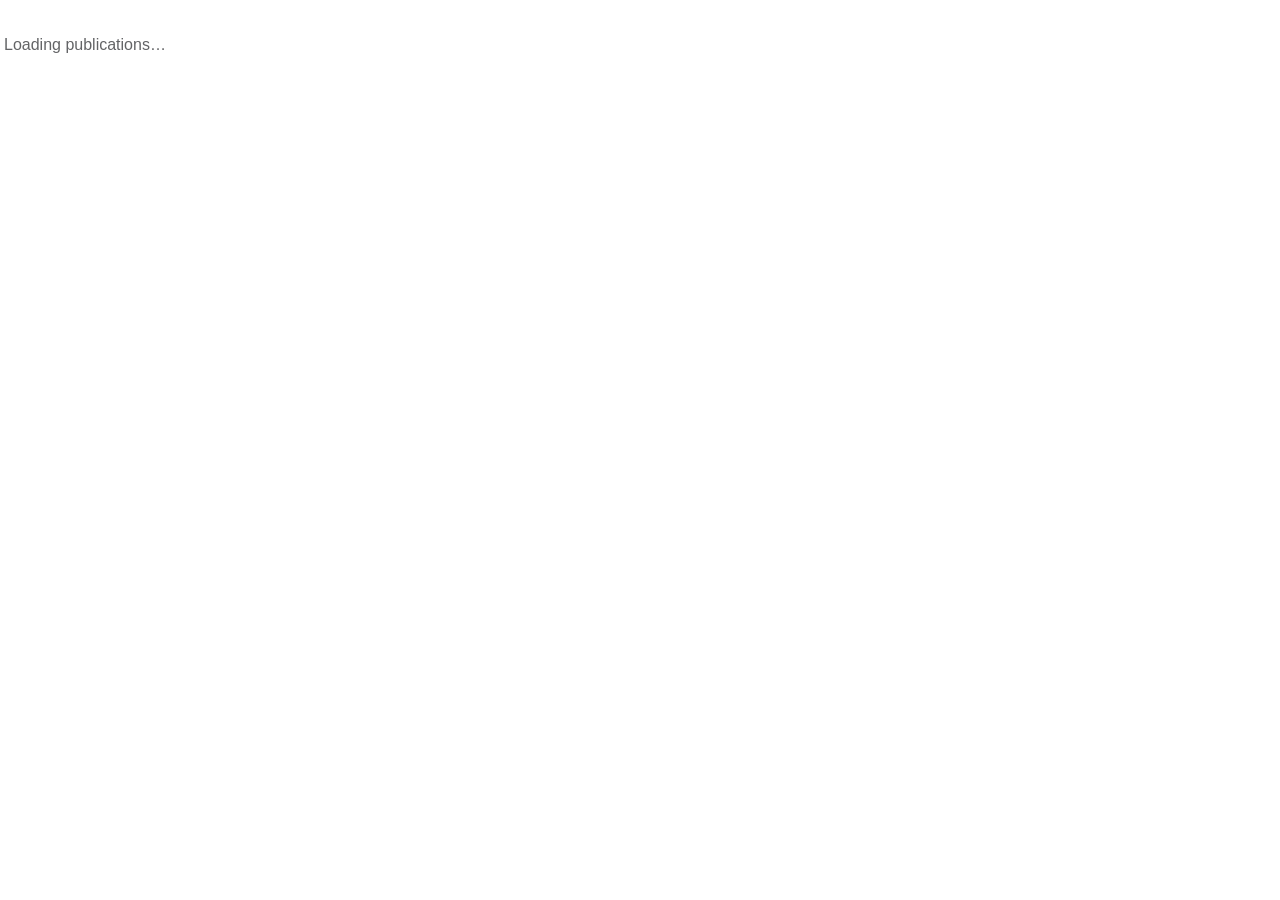
<file: publications.html>
<!doctype html>
   <html lang="en">
   <head>
   <meta charset="utf-8">
   <title>CISAAD Publications (moved)</title>
   <!-- This page moved to pages/publications/. This file only redirects old links. -->
   <meta http-equiv="refresh" content="0; url=pages/publications/">
   <link rel="canonical" href="pages/publications/">
   </head>
   <body>
   <p>This page has moved: <a href="pages/publications/">CISAAD Publications</a></p>
   </body>
   </html>
</file>
<file: assets/umbc.css>
/* UMBC brand colors (styleguide.umbc.edu), shared by all CISAAD pages.
   Each page loads this file with a <link> tag before its own <style>.
   Change a color here and it changes on every page. */
:root {
  --black: #000;
  --white: #fff;
  --gold: #fdb515;      /* UMBC gold */
  --gold-tint: #fee9b3; /* light gold, for highlights */
  --red: #da2128;
  --teal: #007176;      /* links and buttons */
  --dgray: #636466;     /* secondary text */
  --lgray: #c7c8ca;     /* borders and lines */
  --soft: #f4f4f5       /* light gray backgrounds */
}
</file>
